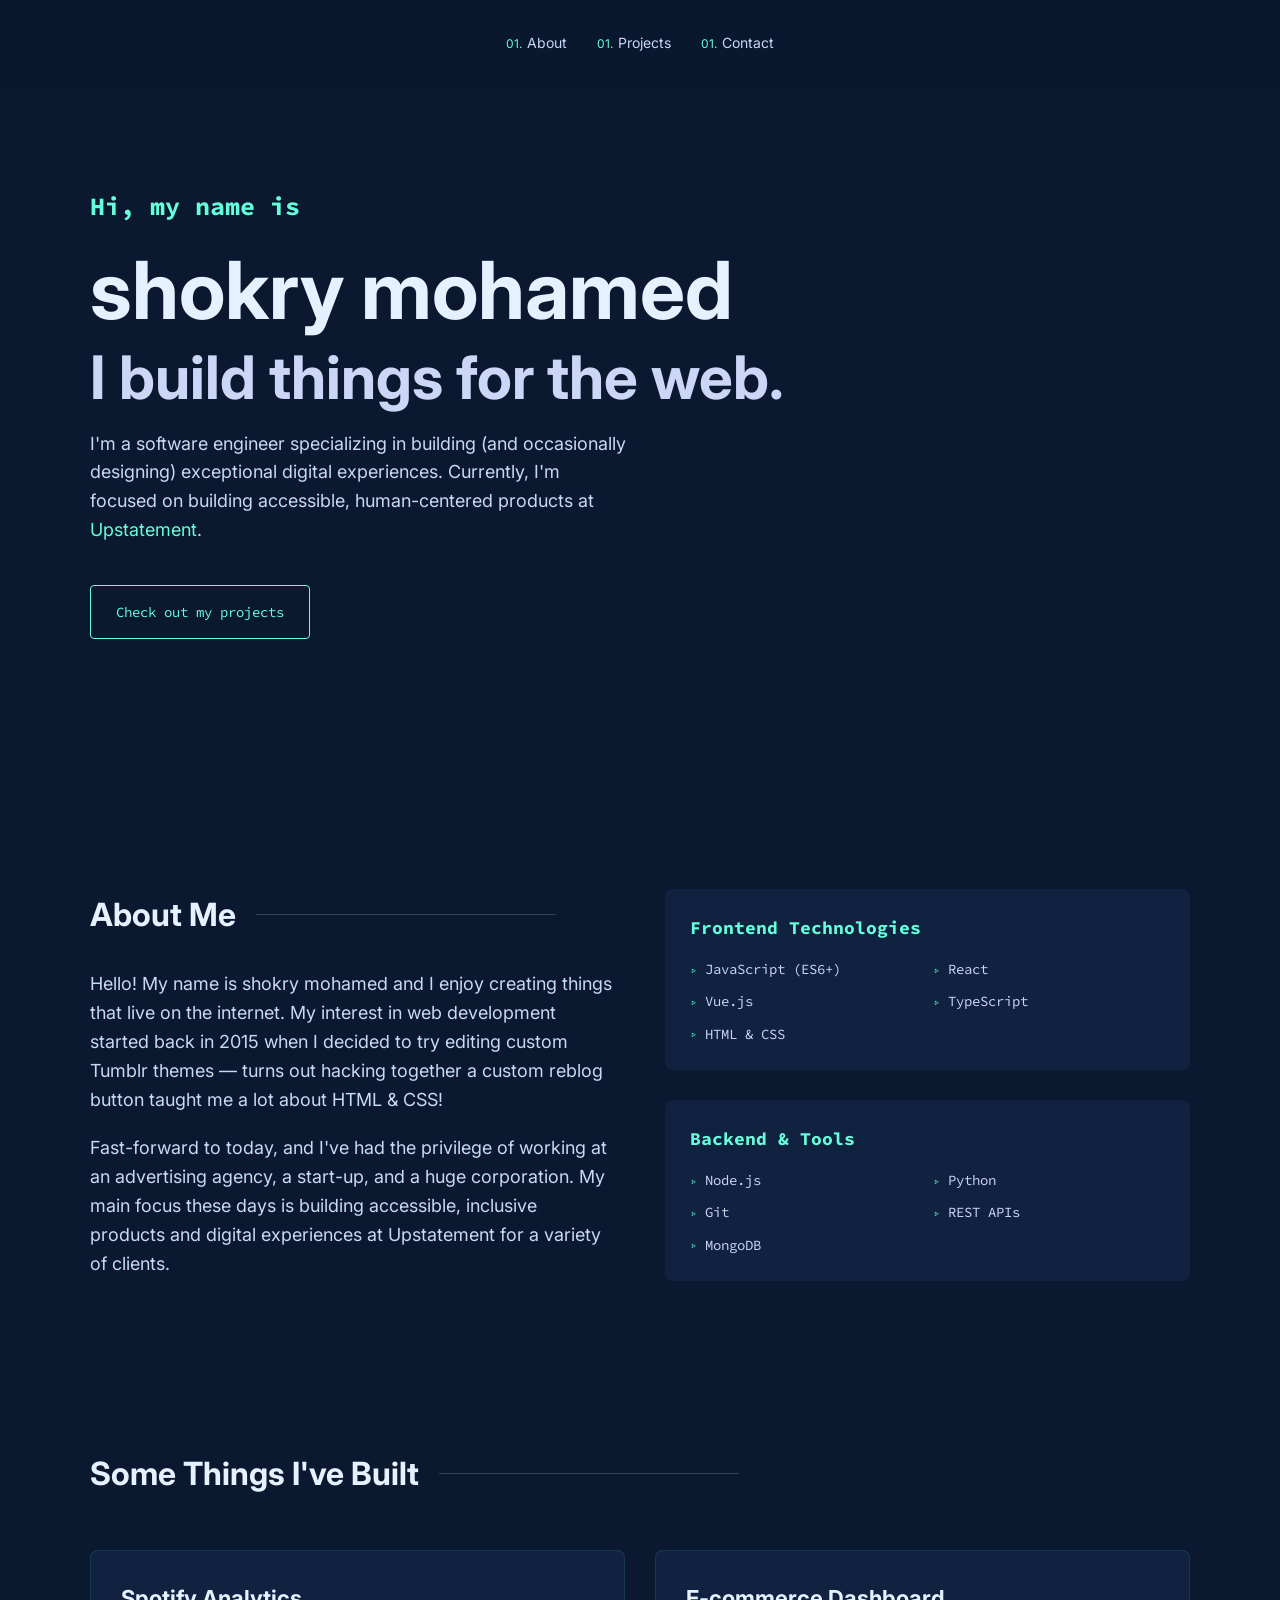
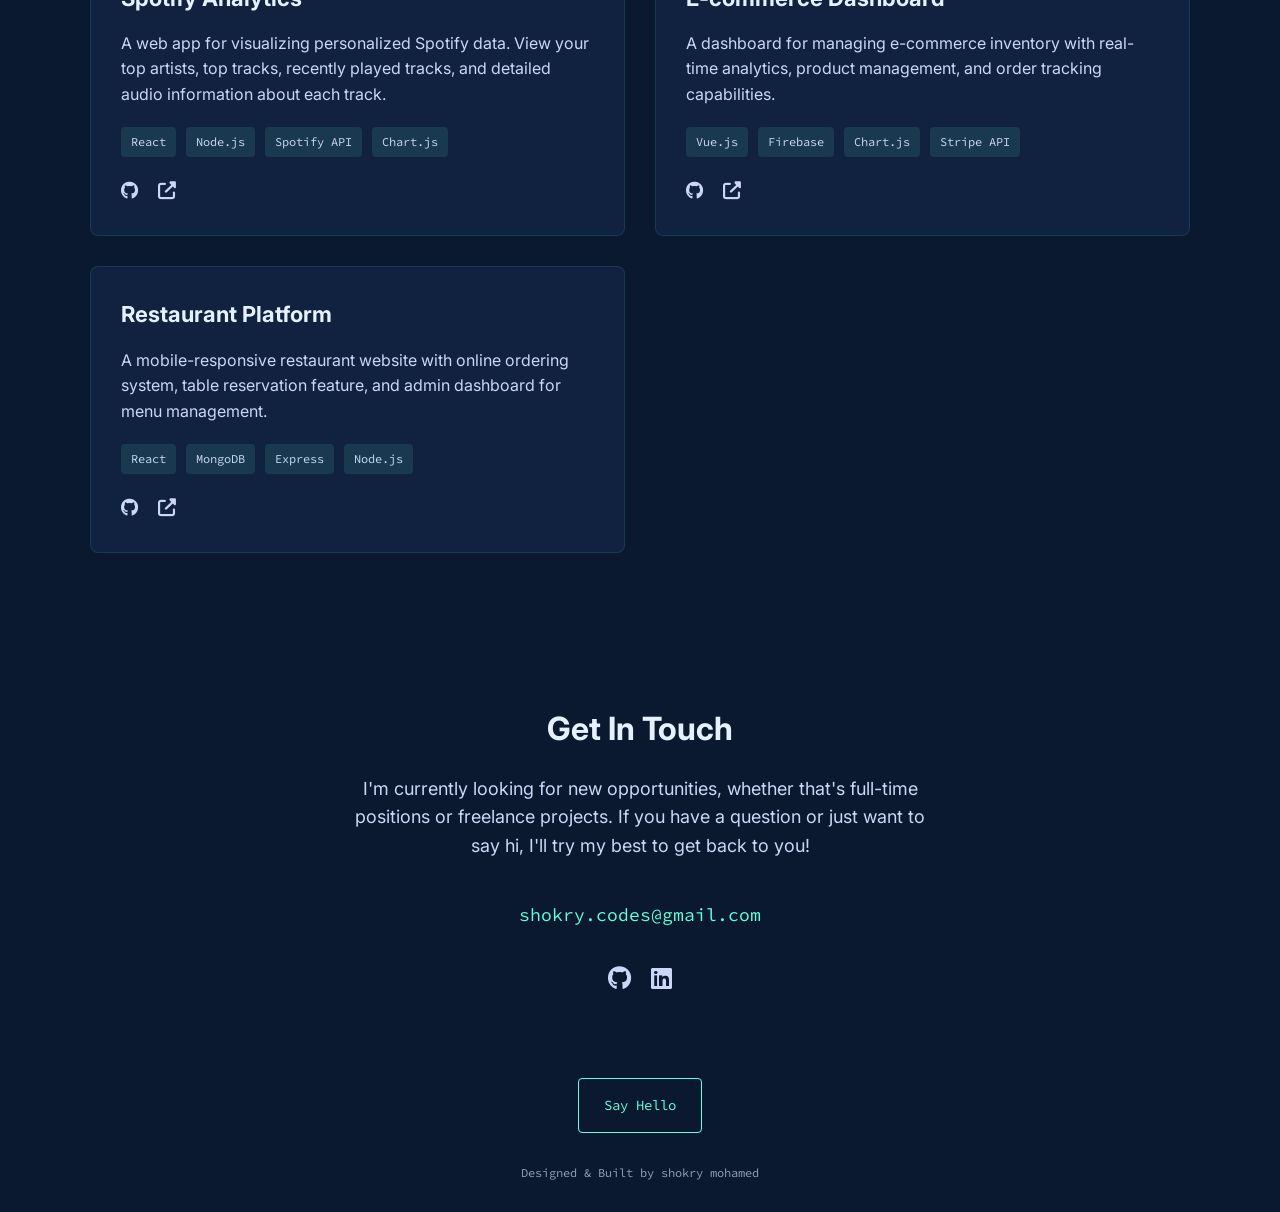
<file: index.html>
<!DOCTYPE html>
<html lang="en">
<head>
    <meta charset="UTF-8">
    <meta name="viewport" content="width=device-width, initial-scale=1.0">
    <title>shokry mohamed | frontend devloper</title>
    <link rel="preconnect" href="https://fonts.googleapis.com">
    <link rel="preconnect" href="https://fonts.gstatic.com" crossorigin>
    <link href="https://fonts.googleapis.com/css2?family=Inter:wght@400;500;600;700&family=Source+Code+Pro:wght@400;500&display=swap" rel="stylesheet">
    <link rel="stylesheet" href="https://cdnjs.cloudflare.com/ajax/libs/font-awesome/6.4.0/css/all.min.css">
    <link rel="stylesheet" href="style.css">
</head>
<body>
    <div class="sidebar">
       
    </div>

    

    <nav>
        <div class="container">
            
            <ul class="nav-links">
                <li><a href="#about">About</a></li>
                <li><a href="#projects">Projects</a></li>
                <li><a href="#contact">Contact</a></li>
            </ul>
        </div>
    </nav>

    <main class="container">
        <section class="intro">
            <h1>Hi, my name is</h1>
            <h2>shokry mohamed</h2>
            <h3>I build things for the web.</h3>
            <p>I'm a software engineer specializing in building (and occasionally designing) exceptional digital experiences. Currently, I'm focused on building accessible, human-centered products at <span class="highlight">Upstatement</span>.</p>
            <a href="#projects" class="btn">Check out my projects</a>
        </section>

        <section id="about" class="about">
            <div class="about-text">
                <h2 class="section-title">About Me</h2>
                <p>Hello! My name is shokry mohamed and I enjoy creating things that live on the internet. My interest in web development started back in 2015 when I decided to try editing custom Tumblr themes — turns out hacking together a custom reblog button taught me a lot about HTML & CSS!</p>
                <p>Fast-forward to today, and I've had the privilege of working at an advertising agency, a start-up, and a huge corporation. My main focus these days is building accessible, inclusive products and digital experiences at Upstatement for a variety of clients.</p>
            </div>
            <div class="skills-container">
                <div class="skill-category">
                    <h3>Frontend Technologies</h3>
                    <ul class="skills">
                        <li>JavaScript (ES6+)</li>
                        <li>React</li>
                        <li>Vue.js</li>
                        <li>TypeScript</li>
                        <li>HTML & CSS</li>
                    </ul>
                </div>
                <div class="skill-category">
                    <h3>Backend & Tools</h3>
                    <ul class="skills">
                        <li>Node.js</li>
                        <li>Python</li>
                        <li>Git</li>
                        <li>REST APIs</li>
                        <li>MongoDB</li>
                    </ul>
                </div>
            </div>
        </section>

        <section id="projects" class="projects">
            <h2 class="section-title">Some Things I've Built</h2>
            <div class="project-grid">
                <div class="project-card">
                    <h3>Spotify Analytics</h3>
                    <p>A web app for visualizing personalized Spotify data. View your top artists, top tracks, recently played tracks, and detailed audio information about each track.</p>
                    <div class="project-tech">
                        <span>React</span>
                        <span>Node.js</span>
                        <span>Spotify API</span>
                        <span>Chart.js</span>
                    </div>
                    <div class="project-links">
                        <a href="#" title="GitHub"><i class="fab fa-github"></i></a>
                        <a href="#" title="External Link"><i class="fas fa-external-link-alt"></i></a>
                    </div>
                </div>
                <div class="project-card">
                    <h3>E-commerce Dashboard</h3>
                    <p>A dashboard for managing e-commerce inventory with real-time analytics, product management, and order tracking capabilities.</p>
                    <div class="project-tech">
                        <span>Vue.js</span>
                        <span>Firebase</span>
                        <span>Chart.js</span>
                        <span>Stripe API</span>
                    </div>
                    <div class="project-links">
                        <a href="#" title="GitHub"><i class="fab fa-github"></i></a>
                        <a href="#" title="External Link"><i class="fas fa-external-link-alt"></i></a>
                    </div>
                </div>
                <div class="project-card">
                    <h3>Restaurant Platform</h3>
                    <p>A mobile-responsive restaurant website with online ordering system, table reservation feature, and admin dashboard for menu management.</p>
                    <div class="project-tech">
                        <span>React</span>
                        <span>MongoDB</span>
                        <span>Express</span>
                        <span>Node.js</span>
                    </div>
                    <div class="project-links">
                        <a href="#" title="GitHub"><i class="fab fa-github"></i></a>
                        <a href="#" title="External Link"><i class="fas fa-external-link-alt"></i></a>
                    </div>
                </div>
            </div>
        </section>

        <section id="contact" class="contact">
            <h2>Get In Touch</h2>
            <p>I'm currently looking for new opportunities, whether that's full-time positions or freelance projects. If you have a question or just want to say hi, I'll try my best to get back to you!</p>
            
            <div class="contact-info">
                <a href="mailto:shokry.codes@gmail.com" class="contact-email">shokry.codes@gmail.com</a>
                <div class="contact-social">
                    <a href="https://github.com/shokry77404" title="GitHub"><i class="fab fa-github"></i></a>
                    
                    <a href="https://www.linkedin.com/in/shokry-moh/" title="LinkedIn"><i class="fab fa-linkedin"></i></a>

                </div>
            </div>
            
            <a href="mailto:shokry.codes@gmail.com" class="btn">Say Hello</a>
        </section>
    </main>

    <footer>
        <div class="container">
            <p>Designed & Built by shokry mohamed</p>
        </div>
    </footer>
</body>
</html>
</file>
<file: style.css>
:root {
    --primary-color: #64ffda;
    --text-color: #ccd6f6;
    --bg-color: #0a192f;
    --secondary-bg: #112240;
    --heading-color: #e6f1ff;
    --font-mono: 'Source Code Pro', monospace;
    --font-sans: 'Inter', sans-serif;
}

* {
    margin: 0;
    padding: 0;
    box-sizing: border-box;
}

html {
    scroll-behavior: smooth;
}

body {
    font-family: var(--font-sans);
    background-color: var(--bg-color);
    color: var(--text-color);
    line-height: 1.6;
    overflow-x: hidden;
}

.container {
    max-width: 1200px;
    margin: 0 auto;
    padding: 0 50px;
}

.sidebar {
    position: fixed;
    left: 40px;
    bottom: 0;
    width: 40px;
    z-index: 10;
}

.social-links {
    display: flex;
    flex-direction: column;
    align-items: center;
    gap: 20px;
}

.social-links a {
    color: var(--text-color);
    font-size: 20px;
    transition: color 0.3s, transform 0.3s;
}

.social-links a:hover {
    color: var(--primary-color);
    transform: translateY(-3px);
}

.social-links::after {
    content: '';
    display: block;
    width: 1px;
    height: 90px;
    margin-top: 20px;
    background-color: var(--text-color);
}

.email-link {
    position: fixed;
    right: 40px;
    bottom: 0;
    width: 40px;
    z-index: 10;
}

.email-link a {
    writing-mode: vertical-rl;
    color: var(--text-color);
    text-decoration: none;
    letter-spacing: 1px;
    font-size: 14px;
    transition: color 0.3s, transform 0.3s;
}

.email-link a:hover {
    color: var(--primary-color);
    transform: translateY(-3px);
}

.email-link::after {
    content: '';
    display: block;
    width: 1px;
    height: 90px;
    margin-top: 20px;
    background-color: var(--text-color);
}

nav {
    display: flex;
    justify-content: space-between;
    align-items: center;
    padding: 30px 0;
    position: sticky;
    top: 0;
    background-color: rgba(10, 25, 47, 0.85);
    backdrop-filter: blur(10px);
    z-index: 100;
}

.logo {
    font-size: 24px;
    font-weight: bold;
    color: var(--primary-color);
}

.nav-links {
    display: flex;
    list-style: none;
    gap: 30px;
}

.nav-links a {
    color: var(--text-color);
    text-decoration: none;
    font-size: 14px;
    transition: color 0.3s;
    counter-increment: item 1;
}

.nav-links a::before {
    content: "0" counter(item) ".";
    margin-right: 5px;
    color: var(--primary-color);
    font-size: 12px;
}

.nav-links a:hover {
    color: var(--primary-color);
}

main {
    padding: 100px 0;
    min-height: 100vh;
}

section {
    margin-bottom: 150px;
}

.intro {
    padding: 100px 0;
}

.intro h1 {
    color: var(--primary-color);
    font-size: 25px;
    font-family: var(--font-mono);
    margin-bottom: 20px;
}

.intro h2 {
    color: var(--heading-color);
    font-size: clamp(40px, 8vw, 80px);
    line-height: 1.1;
    margin-bottom: 10px;
}

.intro h3 {
    color: var(--text-color);
    font-size: clamp(30px, 6vw, 60px);
    line-height: 1.1;
    margin-bottom: 20px;
}

.intro p {
    max-width: 540px;
    margin-top: 20px;
    color: var(--text-color);
    font-size: 18px;
}

.btn {
    display: inline-block;
    margin-top: 40px;
    padding: 15px 25px;
    border: 1px solid var(--primary-color);
    color: var(--primary-color);
    text-decoration: none;
    border-radius: 4px;
    font-size: 14px;
    font-family: var(--font-mono);
    transition: all 0.3s;
}

.btn:hover {
    background-color: rgba(100, 255, 218, 0.1);
    transform: translateY(-3px);
    box-shadow: 0 10px 20px rgba(0, 0, 0, 0.2);
}

.about {
    display: flex;
    gap: 50px;
    align-items: flex-start;
}

.about-text {
    flex: 1;
}

.section-title {
    position: relative;
    color: var(--heading-color);
    font-size: 32px;
    margin-bottom: 30px;
    display: flex;
    align-items: center;
}

.section-title::after {
    content: '';
    display: block;
    width: 300px;
    height: 1px;
    margin-left: 20px;
    background-color: var(--text-color);
    opacity: 0.2;
}

.about-text p {
    margin-bottom: 20px;
    font-size: 18px;
}

.skills-container {
    flex: 1;
    display: flex;
    flex-direction: column;
    gap: 30px;
}

.skill-category {
    background-color: var(--secondary-bg);
    border-radius: 8px;
    padding: 25px;
    transition: transform 0.3s, box-shadow 0.3s;
}

.skill-category:hover {
    transform: translateY(-5px);
    box-shadow: 0 10px 25px rgba(0, 0, 0, 0.3);
}

.skill-category h3 {
    color: var(--primary-color);
    font-size: 18px;
    margin-bottom: 15px;
    font-family: var(--font-mono);
}

.skills {
    display: grid;
    grid-template-columns: repeat(2, 1fr);
    gap: 10px;
}

.skills li {
    list-style: none;
    font-family: var(--font-mono);
    font-size: 14px;
    color: var(--text-color);
    display: flex;
    align-items: center;
}

.skills li::before {
    content: '▹';
    color: var(--primary-color);
    margin-right: 8px;
    font-size: 12px;
}

.projects .section-title {
    margin-bottom: 50px;
}

.project-grid {
    display: grid;
    grid-template-columns: repeat(auto-fill, minmax(350px, 1fr));
    gap: 30px;
}

.project-card {
    background-color: var(--secondary-bg);
    border-radius: 8px;
    padding: 30px;
    transition: all 0.4s cubic-bezier(0.175, 0.885, 0.32, 1.275);
    position: relative;
    overflow: hidden;
    border: 1px solid rgba(100, 255, 218, 0.1);
}

.project-card::before {
    content: '';
    position: absolute;
    top: 0;
    left: 0;
    width: 100%;
    height: 100%;
    background: linear-gradient(135deg, rgba(100, 255, 218, 0.1) 0%, transparent 70%);
    opacity: 0;
    transition: opacity 0.4s;
}

.project-card:hover {
    transform: translateY(-15px) scale(1.02);
    box-shadow: 0 20px 40px rgba(0, 0, 0, 0.4);
    border-color: rgba(100, 255, 218, 0.3);
}

.project-card:hover::before {
    opacity: 1;
}

.project-card h3 {
    color: var(--heading-color);
    margin-bottom: 15px;
    font-size: 22px;
    transition: color 0.3s;
}

.project-card:hover h3 {
    color: var(--primary-color);
}

.project-card p {
    margin-bottom: 20px;
    font-size: 16px;
    transition: color 0.3s;
}

.project-card:hover p {
    color: var(--heading-color);
}

.project-tech {
    display: flex;
    flex-wrap: wrap;
    gap: 10px;
    margin-bottom: 20px;
}

.project-tech span {
    font-family: var(--font-mono);
    font-size: 12px;
    color: var(--text-color);
    background-color: rgba(100, 255, 218, 0.1);
    padding: 5px 10px;
    border-radius: 4px;
    transition: all 0.3s;
}

.project-card:hover .project-tech span {
    background-color: rgba(100, 255, 218, 0.2);
    color: var(--primary-color);
}

.project-links {
    display: flex;
    gap: 20px;
}

.project-links a {
    color: var(--text-color);
    font-size: 18px;
    transition: all 0.3s ease;
}

.project-links a:hover {
    color: var(--primary-color);
    transform: translateY(-3px) scale(1.2);
}

.contact {
    text-align: center;
    max-width: 600px;
    margin: 0 auto;
}

.contact h2 {
    color: var(--heading-color);
    font-size: 32px;
    margin-bottom: 20px;
}

.contact p {
    font-size: 18px;
    margin-bottom: 40px;
}

.contact-info {
    display: flex;
    flex-direction: column;
    align-items: center;
    gap: 20px;
    margin-bottom: 40px;
}

.contact-email {
    font-family: var(--font-mono);
    font-size: 18px;
    color: var(--primary-color);
    text-decoration: none;
    transition: all 0.3s;
}

.contact-email:hover {
    transform: translateY(-3px);
    text-shadow: 0 5px 15px rgba(100, 255, 218, 0.4);
}

.contact-social {
    display: flex;
    gap: 20px;
    margin-top: 10px;
}

.contact-social a {
    color: var(--text-color);
    font-size: 24px;
    transition: all 0.3s;
}

.contact-social a:hover {
    color: var(--primary-color);
    transform: translateY(-5px) scale(1.2);
}

footer {
    text-align: center;
    padding: 30px 0;
    font-family: var(--font-mono);
    font-size: 12px;
    color: var(--text-color);
    opacity: 0.7;
}

.highlight {
    color: var(--primary-color);
}

@media (max-width: 768px) {
    .container {
        padding: 0 25px;
    }

    .sidebar, .email-link {
        display: none;
    }

    .about {
        flex-direction: column;
    }

    .section-title::after {
        display: none;
    }

    .skills {
        grid-template-columns: 1fr;
    }

    .project-grid {
        grid-template-columns: 1fr;
    }
}
</file>
